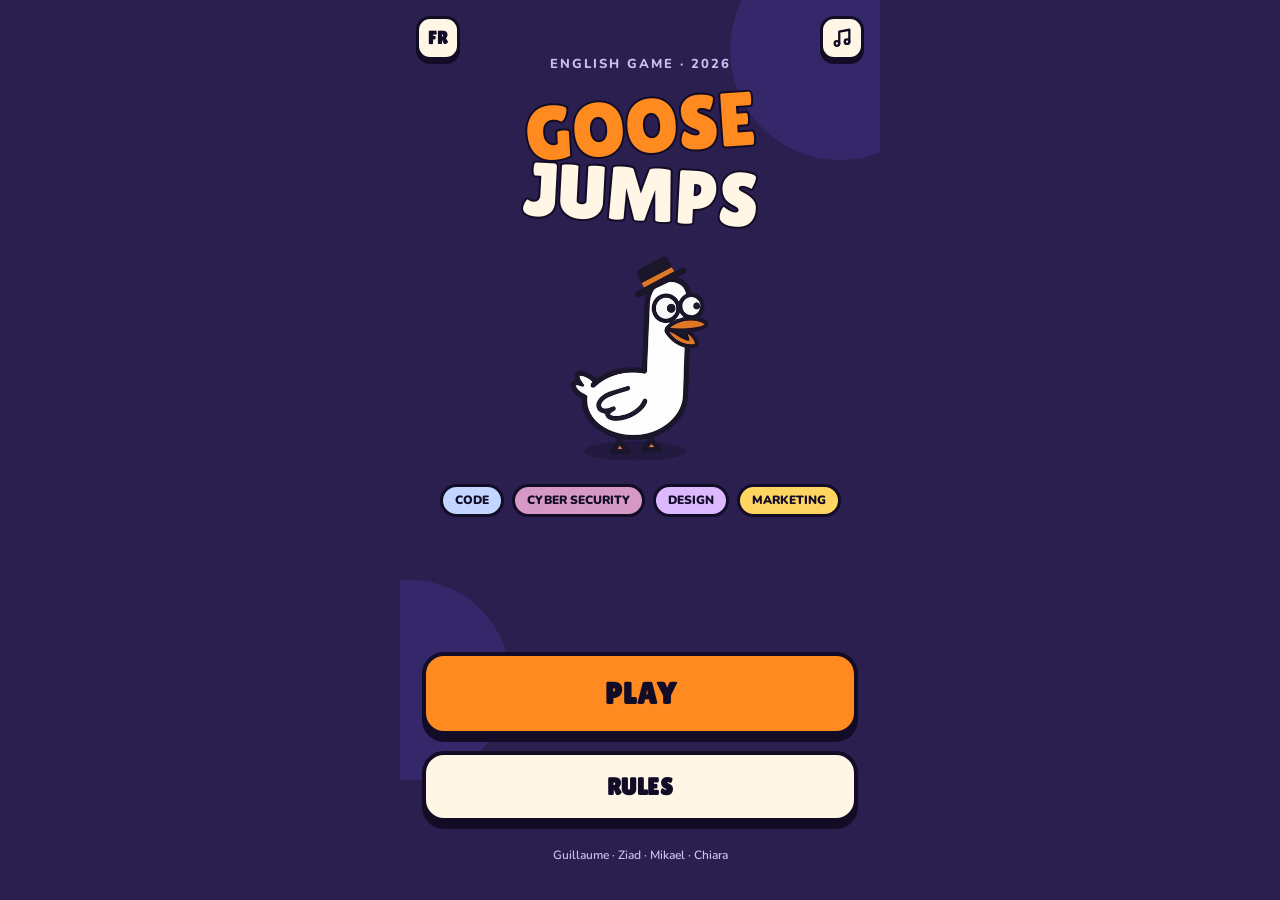
<file: index.html>
<!doctype html>
<html lang="en">
<head>
  <meta charset="utf-8">
  <meta name="viewport" content="width=device-width, initial-scale=1, viewport-fit=cover">
  <title>Goose Jumps</title>
  <meta name="description" content="Goose Jumps – the digital companion of the English board game.">
  <meta name="theme-color" content="#2A1F4F">

  <!-- PWA -->
  <link rel="manifest" href="manifest.webmanifest">
  <link rel="icon" type="image/png" sizes="192x192" href="assets/icons/icon-192.png">
  <link rel="apple-touch-icon" href="assets/icons/apple-touch-icon.png">
  <meta name="apple-mobile-web-app-capable" content="yes">
  <meta name="mobile-web-app-capable" content="yes">
  <meta name="apple-mobile-web-app-status-bar-style" content="black-translucent">
  <meta name="apple-mobile-web-app-title" content="Goose Jumps">

  <!-- Polices chargées en avance (auto-hébergées) -->
  <link rel="preload" href="assets/fonts/lilita-one-400.woff2" as="font" type="font/woff2" crossorigin>
  <link rel="preload" href="assets/fonts/nunito-800.woff2" as="font" type="font/woff2" crossorigin>

  <link rel="stylesheet" href="css/tokens.css">
  <link rel="stylesheet" href="css/base.css">
  <link rel="stylesheet" href="css/components.css">
  <link rel="stylesheet" href="css/screens.css">
  <link rel="stylesheet" href="css/motion.css">
</head>
<body>
  <!-- Chaque écran est dessiné ici par js/app.js -->
  <main id="app">
    <p class="screen hint" style="justify-content: center; align-items: center">Loading…</p>
  </main>

  <noscript>
    <p style="padding: 24px">Goose Jumps needs JavaScript to run.</p>
  </noscript>

  <script type="module" src="js/app.js"></script>
</body>
</html>
</file>
<file: css/tokens.css>
/* =========================================================
   Design tokens – couleurs, polices, rayons, ombres
   Toutes les valeurs viennent des maquettes (docs/mockups).
   ========================================================= */

/* Polices auto-hébergées (fonctionnent hors-ligne) */
@font-face {
  font-family: 'Lilita One';
  src: url('../assets/fonts/lilita-one-400.woff2') format('woff2');
  font-weight: 400;
  font-display: swap;
}
@font-face {
  font-family: 'Nunito';
  src: url('../assets/fonts/nunito-600.woff2') format('woff2');
  font-weight: 600 700;
  font-display: swap;
}
@font-face {
  font-family: 'Nunito';
  src: url('../assets/fonts/nunito-800.woff2') format('woff2');
  font-weight: 800;
  font-display: swap;
}
@font-face {
  font-family: 'Nunito';
  src: url('../assets/fonts/nunito-900.woff2') format('woff2');
  font-weight: 900;
  font-display: swap;
}

:root {
  /* Fond et surfaces */
  --bg: #2A1F4F;
  --surface: #3A2C72;
  --circle: #35286A;
  --ink: #120C26;        /* contours et ombres */
  --text: #FFF6E5;       /* texte clair */
  --text-2: #C9BDF2;     /* texte secondaire */
  --dashed: #6A5BB0;     /* pointillés (ajouter un joueur, adversaire vide) */

  /* Accent */
  --accent: #FF8A1F;

  /* Couleurs de l'interface (boutons, chrono…), indépendantes des cases */
  --blue: #4C8DFF;

  /* Jugement des réponses */
  --correct-bg: #CDEFC4;    /* vert clair */
  --correct-text: #1B6B2B;  /* vert foncé */
  --wrong-bg: #FFD3D6;      /* rose / rouge clair */
  --wrong-text: #B0171F;    /* rouge foncé */
  --yellow: #FFD23F;  /* bouton classement, barre du chrono */

  /* Catégories de cases (fond, et contour quand il n'est pas #120C26) */
  --web: #C2D6FF;     /* affiché « Code » */
  --cyber: #D699C4;   /* affiché « Cyber Security » */
  --design: #DCB8FF;
  --marketing: #FFD561;
  --chance: #C6DA89;
  --chance-border: #04A339;
  --special: #FFF7E7;
  --special-border: #F18814;
  --special-text: #F18814;
  --battle: #F9D0D2;          /* bouton « VS · Battle » de l'écran du tour */
  --battle-border: #E52421;   /* contour et texte */

  /* Polices */
  --font-title: 'Lilita One', 'Arial Rounded MT Bold', sans-serif;
  --font-body: 'Nunito', system-ui, sans-serif;

  /* Rayons */
  --r-sm: 14px;
  --r-md: 18px;
  --r-lg: 22px;
  --r-xl: 28px;

  /* Bordures épaisses */
  --b-thin: 3px;
  --b: 4px;
  --b-thick: 5px;

  /* Ombre « relief » des boutons */
  --lift: 7px;
}
</file>
<file: css/base.css>
/* =========================================================
   Base – reset léger, typo, mise en page d'un écran
   ========================================================= */

*,
*::before,
*::after {
  box-sizing: border-box;
}

html {
  -webkit-text-size-adjust: 100%;
  -webkit-tap-highlight-color: transparent;
}

body {
  margin: 0;
  min-height: 100vh;
  min-height: 100dvh;
  background: var(--bg);
  color: var(--text);
  font-family: var(--font-body);
  font-weight: 600;
  line-height: 1.3;
}

h1,
h2,
p {
  margin: 0;
}

h1,
h2 {
  font-family: var(--font-title);
  font-weight: 400;
}

button,
input {
  font: inherit;
  color: inherit;
}

button {
  cursor: pointer;
}

/* Focus visible pour la navigation au clavier */
:focus-visible {
  outline: 3px solid var(--accent);
  outline-offset: 3px;
}

/* Le titre reçoit le focus à chaque changement d'écran : pas de contour */
[tabindex='-1']:focus {
  outline: none;
}

/* Texte lu uniquement par les lecteurs d'écran */
.sr-only {
  position: absolute;
  width: 1px;
  height: 1px;
  overflow: hidden;
  clip: rect(0 0 0 0);
  white-space: nowrap;
}

/* ---------- Écran ----------
   Un seul écran est affiché à la fois dans <main id="app">.
   Largeur max pour que ça reste joli sur tablette. */
#app {
  min-height: 100vh;
  min-height: 100dvh;
}

.screen {
  position: relative;
  overflow: hidden;
  width: 100%;
  max-width: 480px;
  min-height: 100vh;
  min-height: 100dvh;
  margin: 0 auto;
  padding: 24px 22px 30px;
  display: flex;
  flex-direction: column;
  gap: 16px;
}

/* Tout le contenu passe au-dessus des cercles décoratifs */
.screen > * {
  position: relative;
}

.spacer {
  flex-grow: 1;
}

/* Cercles décoratifs du fond */
.screen > .deco {
  position: absolute;
  border-radius: 50%;
  background: var(--circle);
  pointer-events: none;
}

/* Petit label en capitales (CHOOSE YOUR GOOSE, ANSWER, …) */
.label {
  font-size: 12px;
  font-weight: 900;
  letter-spacing: 1.5px;
  color: var(--text-2);
  text-transform: uppercase;
}

.hint {
  font-size: 14px;
  font-weight: 700;
  color: var(--text-2);
  line-height: 1.4;
}

.hint--center {
  text-align: center;
  font-weight: 800;
}

/* Réduit les animations si l'utilisateur le demande */
@media (prefers-reduced-motion: reduce) {
  *,
  *::before,
  *::after {
    animation-duration: 0.01ms !important;
    transition-duration: 0.01ms !important;
  }
}
</file>
<file: css/components.css>
/* =========================================================
   Composants réutilisés sur plusieurs écrans
   ========================================================= */

/* ---------- Gros bouton « en relief » ----------
   Variantes de couleur : --orange (défaut), --cream, --blue.
   Sur l'écran Battle, l'ombre devient orange (.btn--battle). */
.btn {
  --btn-bg: var(--accent);
  --btn-shadow: var(--ink);
  display: block;
  width: 100%;
  min-height: 44px;
  padding: 16px;
  border: var(--b) solid var(--ink);
  border-radius: var(--r-lg);
  background: var(--btn-bg);
  color: var(--ink);
  font-family: var(--font-title);
  font-size: 24px;
  letter-spacing: 0.5px;
  text-align: center;
  text-decoration: none;
  box-shadow: 0 var(--lift) 0 var(--btn-shadow);
  transition: transform 0.08s, box-shadow 0.08s;
}

.btn:active:not(:disabled) {
  transform: translateY(4px);
  box-shadow: 0 3px 0 var(--btn-shadow);
}

.btn:disabled {
  opacity: 0.5;
  cursor: not-allowed;
}

.btn--cream {
  --btn-bg: var(--text);
}

.btn--blue {
  --btn-bg: var(--blue);
}

.btn--sm {
  font-size: 22px;
}

.btn--battle {
  --btn-shadow: var(--accent);
}

/* Bouton texte discret (« Draw another », « Remove »…) */
.link-btn {
  min-height: 44px;
  padding: 10px;
  background: transparent;
  border: none;
  color: var(--text-2);
  font-family: var(--font-body);
  font-weight: 900;
  font-size: 14px;
}

/* Bouton en pointillés (« + Add a player », « Nobody got it ») */
.dashed-btn {
  width: 100%;
  min-height: 44px;
  padding: 12px;
  border-radius: var(--r-md);
  background: transparent;
  color: var(--text-2);
  font-family: var(--font-body);
  font-weight: 900;
  font-size: 15px;
  border: var(--b-thin) dashed var(--dashed);
}

/* Boutons de jugement : vert pour juste, rouge pour faux */
.btn--correct {
  --btn-bg: var(--correct-bg);
  color: var(--correct-text);
}

.btn--wrong {
  --btn-bg: var(--wrong-bg);
  color: var(--wrong-text);
}

/* ---------- Bouton icône carré 44 px ---------- */
.icon-btn {
  --btn-bg: var(--text);
  --btn-shadow: var(--ink);
  flex-shrink: 0;
  width: 44px;
  height: 44px;
  display: flex;
  align-items: center;
  justify-content: center;
  padding: 0;
  border-radius: var(--r-sm);
  border: var(--b-thin) solid var(--ink);
  background: var(--btn-bg);
  color: var(--ink);
  box-shadow: 0 4px 0 var(--btn-shadow);
  font-family: var(--font-title);
  font-size: 22px;
  transition: transform 0.08s, box-shadow 0.08s;
}

.icon-btn:active {
  transform: translateY(3px);
  box-shadow: 0 1px 0 var(--btn-shadow);
}

.icon-btn--yellow {
  --btn-bg: var(--yellow);
}

/* ---------- Barre du haut : bouton retour + titre ---------- */
.topbar {
  display: flex;
  align-items: center;
  gap: 12px;
  min-height: 44px;
}

.topbar--between {
  justify-content: space-between;
}

.topbar h1 {
  font-size: 32px;
  line-height: 1.05;
}

.topbar__step {
  font-size: 14px;
  font-weight: 900;
  color: var(--text-2);
  text-align: right;
}

.topbar__actions {
  display: flex;
  gap: 8px;
}

/* Logo « GOOSE JUMPS » de la barre du haut */
.mini-logo {
  padding: 0;
  min-height: 44px;
  background: none;
  border: none;
  font-family: var(--font-title);
  font-size: 22px;
  color: var(--accent);
  -webkit-text-stroke: 2px var(--ink);
  paint-order: stroke fill;
}

/* ---------- Panneau (fond surface + contour épais) ---------- */
.panel {
  background: var(--surface);
  border: var(--b) solid var(--ink);
  border-radius: 24px;
  padding: 16px;
}

.panel--lift {
  box-shadow: 0 6px 0 var(--ink);
}

/* ---------- Pastilles catégories (accueil) ---------- */
.pill {
  display: inline-block;
  padding: 6px 12px;
  border-radius: 999px;
  border: var(--b-thin) solid var(--ink);
  background: var(--c, var(--text));
  color: var(--ink);
  font-weight: 900;
  font-size: 12px;
}

/* Étiquette sombre en haut des cartes (CYBER, CHANCE…) */
.tag {
  display: inline-block;
  padding: 6px 14px;
  border-radius: 999px;
  background: var(--ink);
  color: var(--tag-color, var(--text));
  font-weight: 900;
  font-size: 13px;
  letter-spacing: 1.5px;
  white-space: nowrap;
}

/* ---------- Avatar dans un rond ---------- */
.avatar {
  flex-shrink: 0;
  display: flex;
  align-items: flex-end;
  justify-content: center;
  overflow: hidden;
  border-radius: 50%;
  background: var(--bg);
  border: var(--b-thin) solid var(--ink);
}

/* Image d'une oie (voir js/goose.js) : le clic passe au bouton qui la contient */
.goose {
  display: block;
  flex-shrink: 0;
  pointer-events: none;
  user-select: none;
  -webkit-user-select: none;
  -webkit-user-drag: none;
}

.avatar--active {
  border-color: var(--accent);
}

/* ---------- Bouton de type de case (Code, Cyber Security…) ----------
   --c  : couleur de fond de la case
   --bd : couleur du contour (Chance, Special), sinon contour sombre */
.type-btn {
  min-height: 44px;
  padding: 14px 8px;
  border-radius: var(--r-md);
  border: var(--b-thin) solid var(--bd, var(--ink));
  background: var(--c);
  color: var(--fg, var(--ink));
  font-family: var(--font-body);
  font-weight: 900;
  font-size: 17px;
  box-shadow: 0 5px 0 var(--ink);
  transition: transform 0.08s, box-shadow 0.08s;
}

.type-btn:active {
  transform: translateY(3px);
  box-shadow: 0 2px 0 var(--ink);
}

/* Case pré-sélectionnée grâce à board.json : entourée de blanc */
.type-btn.is-selected {
  border-color: var(--bd, var(--text));
  box-shadow: 0 0 0 4px var(--text), 0 5px 0 var(--ink);
}

/* Case impossible (ex. Chance, Special et Battle quand on est sur START) */
.type-btn:disabled {
  filter: grayscale(0.7) opacity(0.3); /* filter : l'animation d'apparition (opacity) ne l'écrase pas */
  box-shadow: none;
  cursor: not-allowed;
}

.type-btn--battle {
  grid-column: span 2;
  color: var(--battle-border); /* fond et contour : --c et --bd, comme les autres cases */
  font-family: var(--font-title);
  font-weight: 400;
  font-size: 20px;
  letter-spacing: 1px;
}

/* Trèfle à 4 feuilles des cases Chance (SVG, voir ICONS.clover dans js/ui.js) */
.clover {
  display: inline-block;
  width: 1em;
  height: 1em;
  vertical-align: -0.12em;
  overflow: visible;
}

.type-btn .clover {
  width: 1.25em;
  height: 1.25em;
  margin-right: 2px;
  vertical-align: -0.3em;
}

/* ---------- Grande carte (question, chance, battle) ---------- */
.card {
  position: relative;
  overflow: hidden;
  display: flex;
  flex-direction: column;
  gap: 14px;
  padding: 20px;
  border-radius: var(--r-xl);
  border: var(--b) solid var(--ink);
  box-shadow: 0 8px 0 var(--ink);
  background: var(--c, var(--text));
  color: var(--ink);
}

.card__head {
  display: flex;
  align-items: center;
  justify-content: space-between;
  gap: 8px;
}

.card__question {
  font-family: var(--font-title);
  font-size: 25px;
  line-height: 1.15;
  overflow-wrap: anywhere;
}

/* Encadré « ANSWER » */
.answer {
  background: var(--text);
  border: var(--b-thin) solid var(--ink);
  border-radius: var(--r-md);
  padding: 14px;
  animation: pop 0.25s ease-out;
}

.answer .label {
  display: block;
  margin-bottom: 4px;
  color: var(--ink);
}

.answer__text {
  font-size: 16px;
  font-weight: 800;
  line-height: 1.35;
  overflow-wrap: anywhere;
}

/* ---------- Encadré de résultat (Correct!, Wrong!, …) ---------- */

.result {
  display: flex;
  flex-direction: column;
  align-items: center;
  gap: 10px;
  text-align: center;
  padding: 34px 20px;
  border-radius: var(--r-xl);
  border: var(--b) solid var(--ink);
  box-shadow: 0 8px 0 var(--ink);
  background: var(--c, var(--accent));
  color: var(--ink);
  animation: pop 0.3s ease-out;
}

.result--right {
  --c: var(--correct-bg);
  color: var(--correct-text);
}

.result--wrong {
  --c: var(--wrong-bg);
  color: var(--wrong-text);
}

.result__title {
  font-family: var(--font-title);
  font-size: 44px;
  line-height: 1;
}

.result__move {
  font-size: 18px;
  font-weight: 900;
}

.result__space {
  font-size: 14px;
  font-weight: 800;
}

/* ---------- Animations ---------- */
@keyframes pop {
  from {
    transform: scale(0.92);
    opacity: 0;
  }
  to {
    transform: scale(1);
    opacity: 1;
  }
}

@keyframes wobble {
  0%,
  100% {
    transform: rotate(0);
  }
  25% {
    transform: rotate(-12deg) scale(1.08);
  }
  75% {
    transform: rotate(12deg) scale(1.08);
  }
}

/* ---------- Bouton « Install the app » (accueil, voir js/install.js) ---------- */
.install-slot {
  width: 100%;
}

/* Pas de bouton (app déjà installée…) : l'emplacement ne prend pas de place */
.install-slot:empty {
  display: none;
}

.install-btn {
  display: flex;
  align-items: center;
  justify-content: center;
  gap: 8px;
  width: 100%;
  min-height: 44px;
  padding: 10px 16px;
  border-radius: var(--r-md);
  border: var(--b-thin) solid var(--ink);
  background: var(--surface);
  color: var(--text);
  font-family: var(--font-body);
  font-weight: 900;
  font-size: 15px;
  box-shadow: 0 4px 0 var(--ink);
}

.install-btn:active {
  transform: translateY(3px);
  box-shadow: 0 1px 0 var(--ink);
}

.install-btn svg {
  color: var(--accent);
}

/* Guide d'installation pour iPhone / iPad (panneau en bas de l'écran) */
.install-sheet {
  position: fixed;
  inset: 0;
  z-index: 100;
  display: flex;
  align-items: flex-end;
  justify-content: center;
  padding: 16px;
  background: rgba(18, 12, 38, 0.75);
  animation: sheet-fade 0.2s ease-out;
}

.install-sheet__panel {
  width: 100%;
  max-width: 448px;
  display: flex;
  flex-direction: column;
  gap: 16px;
  padding: 22px 20px 20px;
  border-radius: var(--r-xl);
  border: var(--b) solid var(--ink);
  background: var(--surface);
  box-shadow: 0 8px 0 var(--ink);
  animation: sheet-up 0.35s cubic-bezier(0.34, 1.56, 0.64, 1);
}

.install-sheet__panel h2 {
  font-size: 26px;
  line-height: 1.1;
}

.install-sheet__steps {
  list-style: none;
  margin: 0;
  padding: 0;
  display: flex;
  flex-direction: column;
  gap: 12px;
}

.install-sheet__steps li {
  display: flex;
  align-items: flex-start;
  gap: 12px;
  font-size: 15px;
  font-weight: 700;
  line-height: 1.45;
}

.install-sheet__num {
  flex-shrink: 0;
  width: 32px;
  height: 32px;
  display: flex;
  align-items: center;
  justify-content: center;
  border-radius: 10px;
  border: var(--b-thin) solid var(--ink);
  background: var(--accent);
  color: var(--ink);
  font-family: var(--font-title);
  font-size: 18px;
}

.install-sheet__icon {
  vertical-align: -5px;
  color: var(--accent);
}

@keyframes sheet-fade {
  from {
    opacity: 0;
  }
}

@keyframes sheet-up {
  from {
    translate: 0 60px;
    opacity: 0;
  }
}

/* ---------- Petits boutons à choisir (aidant de la carte Help!!) ---------- */
.chips {
  display: flex;
  flex-wrap: wrap;
  gap: 8px;
}

.chip {
  min-height: 44px;
  padding: 8px 14px;
  border-radius: var(--r-sm);
  border: var(--b-thin) solid var(--ink);
  background: var(--text);
  color: var(--ink);
  font-family: var(--font-body);
  font-weight: 900;
  font-size: 14px;
  transition: transform 0.2s cubic-bezier(0.34, 1.56, 0.64, 1), background-color 0.15s ease;
}

.chip:active {
  transform: scale(0.9);
}

.chip.is-selected {
  background: var(--accent);
}

/* ---------- Cartes gardées (Lucky Break, Golden Shield…) ---------- */
/* Sous « It's X's turn! » */
.effect-pills {
  list-style: none;
  margin: 4px 0 0;
  padding: 0;
  display: flex;
  flex-wrap: wrap;
  gap: 4px;
}

.effect-pill {
  padding: 3px 9px;
  border-radius: 999px;
  background: var(--ink);
  color: var(--text);
  font-size: 11px;
  font-weight: 900;
  letter-spacing: 0.5px;
}

/* Sur l'écran question */
.effect-notes {
  display: flex;
  flex-direction: column;
  gap: 8px;
  padding: 12px 14px;
  border-radius: var(--r-md);
  border: var(--b-thin) solid var(--chance-border);
  background: var(--surface);
}

.effect-note {
  font-size: 14px;
  font-weight: 700;
  line-height: 1.35;
}

.effect-note strong {
  color: var(--chance);
}

/* Ligne en plus sous le résultat (Double Trouble, Help!!…) */
.result__note {
  font-size: 14px;
  font-weight: 800;
}
</file>
<file: css/screens.css>
/* =========================================================
   Styles propres à chaque écran
   ========================================================= */

/* ---------- Accueil (Main) ---------- */
.home {
  align-items: center;
  padding-top: 56px;
  padding-bottom: 36px;
  gap: 20px;
}

/* Bouton son, en haut à droite de l'accueil */
.screen > .home__sound {
  position: absolute;
  top: 16px;
  right: 16px;
}

/* Bouton de langue (FR / EN), en haut à gauche de l'accueil */
.screen > .home__lang {
  position: absolute;
  top: 16px;
  left: 16px;
  font-size: 18px;
}

.home__kicker {
  font-size: 13px;
  font-weight: 800;
  letter-spacing: 2px;
  color: var(--text-2);
}

.home__title {
  display: flex;
  flex-direction: column;
  align-items: center;
  line-height: 0.9;
  font-size: 76px;
}

.home__title span {
  -webkit-text-stroke: 4px var(--ink);
  paint-order: stroke fill;
}

.home__goose {
  color: var(--accent);
  transform: rotate(-4deg);
}

.home__jumps {
  color: var(--text);
  transform: rotate(3deg);
}

/* ---------- Oie de l'accueil, qu'on peut taper (js/mascot.js) ---------- */
.home__mascot {
  margin-top: 4px;
  padding: 0;
  border: 0;
  background: none;
  line-height: 0;
  touch-action: manipulation; /* pas de zoom au double-tap quand on tape vite */
  -webkit-user-select: none;
  user-select: none;
}

.home__mascot .goose {
  position: relative;
  z-index: 1;
  transform-origin: 50% 92%; /* les réactions pivotent autour des pattes */
}

/* Ombre au sol (mesurée sur le dessin d'origine). Elle ne tourne pas avec l'oie :
   pendant le KO, elle s'allonge et se décale pour suivre le corps couché. */
.mascot__shadow {
  position: absolute;
  left: 47.8%;
  top: 93.8%;
  width: 48.5%;
  height: 9%;
  translate: -50% -50%;
  border-radius: 50%;
  background: rgb(34, 26, 62);
}

.home__mascot.is-ko .mascot__shadow {
  animation: shadow-ko 0.6s cubic-bezier(0.5, 0, 0.75, 0) forwards;
}

.home__mascot.is-getting-up .mascot__shadow {
  animation: shadow-up 0.6s cubic-bezier(0.34, 1.56, 0.64, 1);
}

.home__mascot.hit-left .goose {
  animation: hit-left 0.35s ease-out;
}

.home__mascot.hit-right .goose {
  animation: hit-right 0.35s ease-out;
}

.home__mascot.hit-squash .goose {
  animation: hit-squash 0.35s ease-out;
}

/* KO : elle tombe en arrière et reste par terre */
.home__mascot.is-ko {
  animation-play-state: paused; /* elle arrête de flotter */
}

.home__mascot.is-ko .goose {
  transform-origin: 50% 60%;
  animation: ko-fall 0.6s cubic-bezier(0.5, 0, 0.75, 0) forwards;
}

.home__mascot.is-getting-up .goose {
  transform-origin: 50% 60%;
  animation: get-up 0.6s cubic-bezier(0.34, 1.56, 0.64, 1);
}

/* Étoile « pow » à l'endroit touché */
.mascot__pow {
  position: absolute;
  z-index: 2;
  width: 40px;
  height: 40px;
  margin: -20px 0 0 -20px;
  pointer-events: none;
  animation: pow 0.4s ease-out forwards;
}

/* Étoiles qui tournent au-dessus de la tête pendant le KO.
   Chaque étoile bouge en X (élément extérieur) et en Y (élément intérieur)
   avec un décalage : ça dessine une ellipse. */
.mascot__stars {
  position: absolute;
  left: 22%;
  top: 28%;
  pointer-events: none;
  opacity: 0;
  transition: opacity 0.2s;
}

.home__mascot.is-ko .mascot__stars {
  opacity: 1;
  transition-delay: 0.5s; /* une fois par terre */
}

.mascot__star {
  position: absolute;
  animation: orbit-x 0.9s ease-in-out infinite alternate;
}

.mascot__star > span {
  display: block;
  animation: orbit-y 0.9s ease-in-out infinite alternate;
  animation-delay: -0.45s;
}

.mascot__star:nth-child(2),
.mascot__star:nth-child(2) > span {
  animation-delay: -0.6s;
}

.mascot__star:nth-child(2) > span {
  animation-delay: -1.05s;
}

.mascot__star:nth-child(3) {
  animation-delay: -1.2s;
}

.mascot__star:nth-child(3) > span {
  animation-delay: -1.65s;
}

@keyframes hit-left {
  0% { transform: none; }
  25% { transform: rotate(-14deg) scale(1.06, 0.9); }
  60% { transform: rotate(6deg); }
  100% { transform: none; }
}

@keyframes hit-right {
  0% { transform: none; }
  25% { transform: rotate(14deg) scale(1.06, 0.9); }
  60% { transform: rotate(-6deg); }
  100% { transform: none; }
}

@keyframes hit-squash {
  0% { transform: none; }
  20% { transform: scale(1.18, 0.78); }
  50% { transform: scale(0.92, 1.08); }
  75% { transform: scale(1.04, 0.97); }
  100% { transform: none; }
}

@keyframes ko-fall {
  0% { transform: none; }
  30% { transform: translateY(-16px) rotate(8deg); }
  75% { transform: translateY(18px) rotate(-90deg); }
  88% { transform: translateY(12px) rotate(-82deg); }
  100% { transform: translateY(18px) rotate(-86deg); }
}

@keyframes get-up {
  from { transform: translateY(18px) rotate(-86deg); }
  to { transform: none; }
}

/* L'ombre suit la chute : plus petite quand l'oie saute, puis allongée sous le corps couché */
@keyframes shadow-ko {
  0% { transform: none; }
  30% { transform: scale(0.85); }
  75%,
  100% { transform: translate(-22%, 78%) scale(1.8, 1.15); }
}

@keyframes shadow-up {
  from { transform: translate(-22%, 78%) scale(1.8, 1.15); }
  to { transform: none; }
}

@keyframes pow {
  from { scale: 0.3; opacity: 1; }
  60% { scale: 1.1; opacity: 1; }
  to { scale: 1.3; opacity: 0; }
}

@keyframes orbit-x {
  from { translate: -36px 0; }
  to { translate: 36px 0; }
}

@keyframes orbit-y {
  from { translate: 0 -10px; }
  to { translate: 0 10px; }
}

.home__pills {
  display: flex;
  flex-wrap: wrap;
  justify-content: center;
  gap: 8px;
}

.home__actions {
  display: flex;
  flex-direction: column;
  gap: 16px;
  width: 100%;
}

.home__play {
  padding: 18px;
  font-size: 30px;
  letter-spacing: 1px;
}

.home__credits {
  margin-top: 6px;
  font-size: 12px;
  color: var(--text-2);
}

/* Petits écrans en hauteur : on réduit la mascotte */
@media (max-height: 700px) {
  .home__mascot .goose {
    width: 150px;
    height: 150px;
  }
  .home__title {
    font-size: 64px;
  }
}

/* ---------- Joueurs (Players) ---------- */
.editor {
  display: flex;
  flex-direction: column;
  align-items: center;
  gap: 14px;
}

.editor__preview {
  width: 132px;
  height: 132px;
  border-radius: 50%;
  background: var(--bg);
  border: var(--b) solid var(--ink);
  display: flex;
  align-items: center;
  justify-content: center;
}

.editor__name {
  width: 100%;
  min-height: 44px;
  text-align: center;
  font-family: var(--font-title);
  font-size: 24px;
  padding: 10px;
  border-radius: var(--r-sm);
  border: var(--b-thin) solid var(--ink);
  background: var(--text);
  color: var(--ink);
}

.editor__name::placeholder {
  color: #8A7FB0;
}

.editor__options {
  display: flex;
  flex-direction: column;
  gap: 8px;
  width: 100%;
}

.editor__options .label + * {
  margin-bottom: 4px;
}

/* Nom et petite phrase de l'oie choisie, sous l'aperçu */
.editor__character {
  margin-top: -4px;
  text-align: center;
  font-size: 13px;
  font-weight: 800;
  color: var(--text-2);
}

.editor__character strong {
  display: block;
  font-family: var(--font-title);
  font-weight: 400;
  font-size: 24px;
  line-height: 1.1;
  color: var(--text);
}

/* Les 5 oies à choisir : tiennent sur une ligne, même sur un écran de 360 px */
.goose-picker {
  display: flex;
  justify-content: space-between;
  gap: 8px;
}

.goose-pick {
  flex: 0 1 52px;
  min-width: 44px;
  aspect-ratio: 1;
  padding: 0;
  display: flex;
  align-items: flex-end;
  justify-content: center;
  overflow: hidden;
  border-radius: 50%;
  border: var(--b-thin) solid var(--ink);
  background: var(--bg);
}

.goose-pick .goose {
  width: 92%;
  height: 92%;
}

.goose-pick.is-selected {
  border-color: var(--accent);
  box-shadow: 0 0 0 3px var(--accent);
}

/* Oie prise par un autre joueur */
.goose-pick.is-taken {
  opacity: 0.4;
}

.editor__picker-hint {
  font-size: 12px;
  font-weight: 700;
  color: var(--text-2);
}

.editor__remove {
  display: flex;
  align-items: center;
  gap: 6px;
  margin: -6px 0 -10px;
}

.roster {
  display: flex;
  justify-content: center;
  gap: 8px;
}

/* Jusqu'à 5 oies sur une seule ligne */
.roster__item {
  flex: 0 1 64px;
  display: flex;
  flex-direction: column;
  align-items: center;
  gap: 4px;
  min-width: 0;
  padding: 0;
  background: none;
  border: none;
}

.roster__name {
  max-width: 100%;
  overflow: hidden;
  text-overflow: ellipsis;
  white-space: nowrap;
  font-size: 12px;
  font-weight: 800;
  color: var(--text);
}

/* ---------- Ordre de jeu (Order) ---------- */
.order-list {
  list-style: none;
  margin: 0;
  padding: 0;
  display: flex;
  flex-direction: column;
  gap: 10px;
}

.order-row {
  display: flex;
  align-items: center;
  gap: 12px;
  padding: 10px 12px;
  border-radius: 20px;
  border: var(--b) solid var(--ink);
  box-shadow: 0 5px 0 var(--ink);
  background: var(--surface);
  color: var(--text);
}

.order-row--first {
  background: var(--accent);
  color: var(--ink);
}

.order-row__rank {
  font-family: var(--font-title);
  font-size: 20px;
  width: 28px;
  flex-shrink: 0;
}

.order-row__rank:empty {
  display: none;
}

.order-row__text {
  flex-grow: 1;
  min-width: 0;
  display: flex;
  flex-direction: column;
}

.order-row__name {
  font-weight: 900;
  font-size: 17px;
  overflow: hidden;
  text-overflow: ellipsis;
  white-space: nowrap;
}

.order-row__note {
  font-size: 13px;
  font-weight: 800;
  opacity: 0.85;
}

.order-row__roll {
  flex-shrink: 0;
  width: 48px;
  height: 48px;
  border-radius: var(--r-sm);
  background: var(--text);
  color: var(--ink);
  border: var(--b-thin) solid var(--ink);
  display: flex;
  align-items: center;
  justify-content: center;
  font-family: var(--font-title);
  font-size: 26px;
}

.order-row__roll.is-rolling,
.die.is-rolling {
  animation: wobble 0.18s linear infinite;
}

.die-zone {
  display: flex;
  flex-direction: column;
  align-items: center;
  gap: 8px;
  min-height: 0;
}

.die {
  line-height: 0;
  animation: pop 0.25s ease-out;
}

.die-zone__text {
  font-family: var(--font-title);
  font-size: 22px;
}

/* ---------- Tour (Turn) ---------- */
.turn {
  padding-top: 20px;
  gap: 14px;
}

.race {
  border-radius: var(--r-lg);
  padding: 12px 14px 14px;
  display: flex;
  flex-direction: column;
  gap: 6px;
}

.race__labels {
  display: flex;
  justify-content: space-between;
  gap: 6px;
  font-size: 12px;
  font-weight: 900;
  letter-spacing: 1.5px;
  color: var(--text-2);
}

.race__track {
  position: relative;
  height: 104px;
}

.race__line {
  position: absolute;
  left: 0;
  right: 0;
  top: 84px;
  height: 14px;
  border-radius: 999px;
  background: var(--bg);
  border: var(--b-thin) solid var(--ink);
}

.race__flag {
  position: absolute;
  right: -2px;
  top: 76px;
  width: 26px;
  height: 26px;
  border-radius: 8px;
  background: var(--accent);
  border: var(--b-thin) solid var(--ink);
}

.racer {
  position: absolute;
  display: flex;
  flex-direction: column;
  align-items: center;
  gap: 2px;
  transition: left 0.6s ease;
}

.racer--active {
  z-index: 2;
}

.racer__space {
  font-size: 11px;
  font-weight: 900;
  background: var(--ink);
  color: var(--text);
  padding: 1px 6px;
  border-radius: 999px;
}

.turn-banner {
  display: flex;
  align-items: center;
  gap: 14px;
  padding: 16px;
  border-radius: 26px;
  border: var(--b) solid var(--ink);
  box-shadow: 0 var(--lift) 0 var(--ink);
  background: var(--accent);
  color: var(--ink);
}

.turn-banner__avatar {
  flex-shrink: 0;
  width: 76px;
  height: 76px;
  border-radius: 50%;
  background: var(--bg);
  border: var(--b) solid var(--ink);
  display: flex;
  align-items: flex-end;   /* la tête de l'oie « sort » du bas du rond */
  justify-content: center;
  overflow: hidden;
}

.turn-banner__text {
  display: flex;
  flex-direction: column;
  gap: 2px;
  min-width: 0;
}

.turn-banner__meta {
  font-size: 13px;
  font-weight: 900;
  letter-spacing: 1.5px;
}

.turn-banner h1 {
  font-size: 32px;
  line-height: 1;
  overflow-wrap: break-word;
}

/* Prénoms longs : titre plus petit pour ne pas couper le prénom */
.turn-banner h1.is-long {
  font-size: 26px;
}

.turn-banner h1.is-very-long {
  font-size: 22px;
}

.types {
  display: flex;
  flex-direction: column;
  gap: 10px;
}

.types__grid {
  display: grid;
  grid-template-columns: repeat(2, minmax(0, 1fr));
  gap: 10px;
}

.types__hint {
  font-size: 13px;
}

/* Où est l'oie, et quelle case choisir (écran du tour) */
.landing {
  display: flex;
  align-items: center;
  gap: 12px;
  padding: 12px;
  border-radius: var(--r-md);
  background: var(--surface);
  border: var(--b-thin) solid var(--ink);
}

/* Petite case du plateau, avec son numéro */
.landing__tile {
  flex-shrink: 0;
  width: 54px;
  height: 54px;
  display: flex;
  flex-direction: column;
  align-items: center;
  justify-content: center;
  border-radius: 12px;
  border: var(--b-thin) solid var(--bd, var(--ink));
  background: var(--c, var(--text));
  color: var(--fg, var(--ink));
  font-family: var(--font-title);
  font-size: 22px;
  line-height: 1;
}

.landing__tile small {
  font-family: var(--font-body);
  font-size: 9px;
  font-weight: 900;
  letter-spacing: 0.5px;
}

.landing__text {
  font-size: 14px;
  font-weight: 700;
  line-height: 1.35;
}

.landing__text strong {
  font-weight: 900;
}

.landing__text .landing__main {
  display: block;
  font-size: 16px;
  font-weight: 800;
  margin-bottom: 2px;
}

/* Étapes du lancer de dé */
.order-steps {
  margin: 0;
  padding: 12px 14px 12px 34px;
  border-radius: var(--r-md);
  background: var(--surface);
  border: var(--b-thin) solid var(--ink);
  display: flex;
  flex-direction: column;
  gap: 6px;
  font-size: 14px;
  font-weight: 700;
  line-height: 1.35;
}

.order-steps strong {
  color: var(--accent);
  font-weight: 900;
}

.die-zone__move {
  font-size: 15px;
  font-weight: 800;
  color: var(--text-2);
  text-align: center;
}

.die-zone__move strong {
  color: var(--accent);
  font-weight: 900;
}

.types__hint strong {
  color: var(--text);
  font-weight: 900;
}

.nap {
  display: flex;
  flex-direction: column;
  gap: 6px;
  text-align: center;
}

.nap h2 {
  font-size: 30px;
  color: var(--chance);
}

.nap p {
  font-weight: 800;
}

/* ---------- Classement (Ranking) ---------- */
.ranking {
  gap: 18px;
}

.podium {
  display: flex;
  align-items: flex-end;
  justify-content: center;
  gap: 10px;
  min-height: 230px;
}

.podium__step {
  display: flex;
  flex-direction: column;
  align-items: center;
  gap: 6px;
  width: 104px;
  min-width: 0;
}

.podium__name {
  max-width: 100%;
  overflow: hidden;
  text-overflow: ellipsis;
  white-space: nowrap;
  font-weight: 900;
  font-size: 15px;
}

.podium__block {
  width: 100%;
  display: flex;
  justify-content: center;
  padding-top: 8px;
  border-radius: 18px 18px 6px 6px;
  border: var(--b) solid var(--ink);
  font-family: var(--font-title);
  font-size: 34px;
  color: var(--ink);
}

.rank-list {
  list-style: none;
  margin: 0;
  padding: 0;
  display: flex;
  flex-direction: column;
  gap: 10px;
}

.rank-row {
  display: flex;
  flex-direction: column;
  gap: 8px;
  padding: 12px 14px;
  border-radius: 20px;
  background: var(--surface);
  border: var(--b) solid var(--ink);
}

.rank-row__line {
  display: flex;
  align-items: center;
  gap: 10px;
}

.rank-row__rank {
  font-family: var(--font-title);
  font-size: 20px;
  width: 28px;
}

.rank-row__name {
  flex-grow: 1;
  min-width: 0;
  overflow: hidden;
  text-overflow: ellipsis;
  white-space: nowrap;
  font-weight: 900;
  font-size: 16px;
}

.rank-row__left {
  font-size: 13px;
  font-weight: 800;
  color: var(--text-2);
}

.rank-row__space {
  font-family: var(--font-title);
  font-size: 20px;
  min-width: 40px;
  text-align: right;
}

.rank-row__bar {
  height: 12px;
  border-radius: 999px;
  background: var(--bg);
  border: 2px solid var(--ink);
  overflow: hidden;
}

.rank-row__bar div {
  height: 100%;
  border-radius: 999px;
}

/* ---------- Carte question (Card) ---------- */
.question {
  padding-top: 22px;
}

.choose {
  display: flex;
  flex-direction: column;
  gap: 16px;
}

.choose__cats {
  display: flex;
  flex-direction: column;
  gap: 8px;
}

.choose h1 {
  font-size: 32px;
  line-height: 1.05;
}

.cat-grid {
  display: grid;
  grid-template-columns: repeat(4, minmax(0, 1fr));
  gap: 6px;
}

.cat-btn {
  min-height: 44px;
  padding: 6px 2px;
  border-radius: var(--r-sm);
  border: var(--b-thin) solid var(--ink);
  background: var(--c);
  color: var(--ink);
  font-family: var(--font-body);
  font-weight: 900;
  font-size: 12px;
}

.cat-btn.is-selected {
  border-color: var(--text);
  box-shadow: 0 0 0 3px var(--text);
}

.level-btn {
  display: flex;
  flex-direction: column;
  gap: 4px;
  text-align: left;
  padding: 18px 20px;
  border-radius: 24px;
  border: var(--b) solid var(--ink);
  box-shadow: 0 var(--lift) 0 var(--ink);
  background: var(--text);
  color: var(--ink);
  font-family: var(--font-body);
  transition: transform 0.08s, box-shadow 0.08s;
}

.level-btn:active {
  transform: translateY(4px);
  box-shadow: 0 3px 0 var(--ink);
}

.level-btn--hard {
  background: var(--accent);
}

.level-btn__title {
  font-family: var(--font-title);
  font-size: 30px;
}

.level-btn__moves {
  font-size: 15px;
  font-weight: 800;
}

.question-card {
  min-height: 290px;
}

/* Reflet blanc en haut à droite de la carte */
.card__shine {
  position: absolute;
  right: -40px;
  top: -40px;
  width: 150px;
  height: 150px;
  border-radius: 50%;
  background: #FFFFFF;
  opacity: 0.25;
}

.card > *:not(.card__shine) {
  position: relative;
}

.question-card__level {
  font-family: var(--font-title);
  font-size: 18px;
}

/* Chrono */
.timer {
  display: flex;
  align-items: center;
  gap: 16px;
  background: var(--surface);
  border: var(--b) solid var(--ink);
  border-radius: var(--r-lg);
  padding: 12px 16px;
}

.timer svg {
  flex-shrink: 0;
}

.timer__track {
  flex-grow: 1;
  height: 16px;
  border-radius: 999px;
  background: var(--bg);
  border: var(--b-thin) solid var(--ink);
  overflow: hidden;
}

.timer__bar {
  height: 100%;
  border-radius: 999px;
  background: var(--yellow);
  transition: width 0.25s linear;
}

.timer--low .timer__bar {
  background: var(--accent);
}

.timer__time {
  font-family: var(--font-title);
  font-size: 32px;
  min-width: 60px;
  text-align: right;
}

.timer--low .timer__time {
  color: var(--accent);
}

.footer-stack {
  display: flex;
  flex-direction: column;
  gap: 8px;
}

.footer-stack .hint {
  font-size: 13px;
}

.two-buttons {
  display: grid;
  grid-template-columns: repeat(2, minmax(0, 1fr));
  gap: 12px;
}

.two-buttons .btn {
  padding: 16px 8px;
}

/* ---------- Cartes Chance / Special (Event) ---------- */
.event {
  padding-top: 22px;
}

.event h1 {
  font-size: 32px;
  line-height: 1.05;
}

.tabs {
  display: flex;
  gap: 6px;
  background: var(--surface);
  padding: 4px;
  border-radius: 16px;
  border: var(--b-thin) solid var(--ink);
}

.tab {
  min-height: 40px;
  padding: 6px 14px;
  border-radius: 12px;
  border: none;
  background: transparent;
  color: var(--text);
  font-family: var(--font-body);
  font-weight: 900;
  font-size: 14px;
}

.tab.is-selected {
  background: var(--accent);
  color: var(--ink);
}

.event-card {
  width: 100%;
  border-radius: 30px;
  border: var(--b-thick) solid var(--bd, var(--ink));
  box-shadow: 0 9px 0 var(--ink);
  background: var(--c);
  color: var(--ink);
}

.event-card--back {
  height: min(440px, 52vh);
  display: flex;
  flex-direction: column;
  align-items: center;
  justify-content: center;
  gap: 12px;
  font-family: var(--font-body);
  transition: transform 0.08s, box-shadow 0.08s;
}

.event-card--back:active {
  transform: translateY(5px);
  box-shadow: 0 4px 0 var(--ink);
}

.event-card__mark {
  font-family: var(--font-title);
  font-size: 140px;
  line-height: 1;
  color: var(--mark, var(--text));
  -webkit-text-stroke: 5px var(--ink);
  paint-order: stroke fill;
}

.event-card__cta {
  font-family: var(--font-title);
  font-size: 24px;
}

.event-card--front {
  min-height: 300px;
  padding: 24px;
  display: flex;
  flex-direction: column;
  gap: 16px;
}

.event-card--front.is-new {
  animation: flip 0.35s ease-out;
}

.event-card__small-mark {
  font-family: var(--font-title);
  font-size: 34px;
  color: var(--mark, var(--ink));
}

.event-card__title {
  font-size: 34px;
  line-height: 1.05;
}

.event-card__text {
  font-size: 18px;
  font-weight: 800;
  line-height: 1.4;
}

/* Cases en plus d'une carte qui ne fait pas bouger (avancer, ou reculer pour une Special) */
.event-card__bonus {
  align-self: flex-start;
  padding: 6px 12px;
  border-radius: 999px;
  border: var(--b-thin) solid var(--chance-border);
  background: var(--text);
  font-size: 15px;
  font-weight: 900;
  animation: pop-in 0.4s cubic-bezier(0.34, 1.56, 0.64, 1) 0.3s both;
}

.event-card__bonus--back {
  border-color: var(--battle-border);
  color: var(--battle-border);
}

.event-card__notice {
  font-size: 12px;
  font-weight: 900;
  letter-spacing: 1px;
  opacity: 0.7;
}

.outcome {
  display: flex;
  flex-direction: column;
  gap: 6px;
  padding: 14px 16px;
  border-radius: 20px;
  background: var(--surface);
  border: var(--b) solid var(--ink);
  font-weight: 900;
  font-size: 16px;
  text-align: center;
  animation: pop 0.3s ease-out;
}

.outcome__space {
  display: block;
  font-size: 13px;
  font-weight: 800;
  color: var(--text-2);
}

@keyframes flip {
  from {
    transform: rotateY(90deg);
  }
  to {
    transform: rotateY(0);
  }
}

/* Liste de joueurs à choisir (échange, adversaire de Battle) */
.pick-list {
  display: flex;
  flex-direction: column;
  gap: 12px;
}

.pick-btn {
  display: flex;
  align-items: center;
  justify-content: space-between;
  gap: 10px;
  min-height: 44px;
  padding: 14px 18px;
  border-radius: 20px;
  background: var(--text);
  color: var(--ink);
  border: var(--b) solid var(--ink);
  box-shadow: 0 6px 0 var(--ink);
  font-family: var(--font-body);
  transition: transform 0.08s, box-shadow 0.08s;
}

.pick-btn:active {
  transform: translateY(4px);
  box-shadow: 0 2px 0 var(--ink);
}

.pick-btn--battle {
  box-shadow: 0 6px 0 var(--accent);
}

.pick-btn--battle:active {
  box-shadow: 0 2px 0 var(--accent);
}

.pick-btn__name {
  font-weight: 900;
  font-size: 18px;
  overflow: hidden;
  text-overflow: ellipsis;
  white-space: nowrap;
}

.pick-btn__meta {
  flex-shrink: 0;
  font-size: 14px;
  font-weight: 800;
}

/* ---------- Battle ---------- */
.screen.battle {
  background: var(--ink);
  padding-top: 22px;
}

/* L'écran Battle a un fond sombre sur toute la page */
body:has(.battle) {
  background: var(--ink);
}

.battle .deco {
  background: var(--bg);
}

.icon-btn--battle {
  --btn-shadow: var(--accent);
}

.topbar__placeholder {
  width: 44px;
}

.battle__logo {
  font-family: var(--font-title);
  font-size: 26px;
  letter-spacing: 2px;
  color: var(--accent);
}

.battle__step {
  width: 44px;
  font-size: 13px;
}

.versus {
  display: flex;
  align-items: center;
  justify-content: center;
  gap: 14px;
}

.fighter {
  display: flex;
  flex-direction: column;
  align-items: center;
  gap: 4px;
  width: 110px;
  min-width: 0;
}

.fighter__ring {
  width: 84px;
  height: 84px;
  border-radius: 50%;
  background: var(--bg);
  border: var(--b) solid var(--text);
  display: flex;
  align-items: flex-end;
  justify-content: center;
  overflow: hidden;
}

.fighter__ring--me {
  border-color: var(--accent);
}

.fighter__ring--empty {
  border: var(--b) dashed var(--dashed);
  font-family: var(--font-title);
  font-size: 40px;
  color: var(--dashed);
}

.fighter__name {
  max-width: 100%;
  overflow: hidden;
  text-overflow: ellipsis;
  white-space: nowrap;
  font-weight: 900;
  font-size: 15px;
}

.versus__vs {
  font-family: var(--font-title);
  font-size: 44px;
  color: var(--accent);
  -webkit-text-stroke: 3px var(--text);
  paint-order: stroke fill;
  transform: rotate(-8deg);
}

.battle__title {
  font-size: 28px;
  line-height: 1.1;
}

.theme-grid {
  display: grid;
  grid-template-columns: repeat(2, minmax(0, 1fr));
  gap: 12px;
}

.theme-btn {
  min-height: 44px;
  padding: 22px 8px;
  border-radius: 20px;
  border: var(--b) solid var(--ink);
  box-shadow: 0 6px 0 var(--accent);
  background: var(--c);
  color: var(--ink);
  font-family: var(--font-body);
  font-weight: 900;
  font-size: 18px;
  transition: transform 0.08s, box-shadow 0.08s;
}

.theme-btn:active {
  transform: translateY(4px);
  box-shadow: 0 2px 0 var(--accent);
}

.battle-card {
  border-color: var(--text);
  box-shadow: 0 8px 0 var(--accent);
}

.battle-card__kind {
  font-size: 13px;
  font-weight: 900;
  text-align: right;
}

.battle-card__question {
  font-size: 28px;
  line-height: 1.15;
  overflow-wrap: anywhere;
}

.winner-btn {
  min-height: 44px;
  padding: 14px 8px;
  border-radius: 20px;
  background: var(--accent);
  color: var(--ink);
  border: var(--b) solid var(--text);
  font-family: var(--font-title);
  font-size: 22px;
  overflow: hidden;
  text-overflow: ellipsis;
  white-space: nowrap;
}

.battle-result {
  display: flex;
  flex-direction: column;
  align-items: center;
  gap: 10px;
  text-align: center;
  padding: 28px 20px;
  border-radius: var(--r-xl);
  background: var(--accent);
  color: var(--ink);
  border: var(--b) solid var(--text);
  animation: pop 0.3s ease-out;
}

.battle-result__title {
  font-size: 36px;
  line-height: 1.05;
  overflow-wrap: anywhere;
}

.battle-result__move {
  font-size: 17px;
  font-weight: 900;
}

.battle-result__stay {
  font-size: 14px;
  font-weight: 800;
}

/* ---------- Victoire ---------- */
.victory {
  align-items: stretch;
  text-align: center;
  padding-top: 36px;
}

.victory .label,
.victory .rank-list {
  text-align: left;
}

.victory .label {
  margin-top: 6px;
}

.victory__kicker {
  font-family: var(--font-title);
  font-size: 22px;
  letter-spacing: 3px;
  color: var(--text-2);
}

.victory__goose {
  align-self: center;
  line-height: 0;
  animation: bounce 1.2s ease-in-out infinite;
}

.victory__title {
  font-size: 52px;
  line-height: 1;
  color: var(--accent);
  -webkit-text-stroke: 4px var(--ink);
  paint-order: stroke fill;
  transform: rotate(-3deg);
  overflow-wrap: anywhere;
}

.victory__actions {
  display: flex;
  flex-direction: column;
  gap: 14px;
}

.confetti {
  position: absolute;
  width: 14px;
  height: 22px;
  border-radius: 4px;
  border: 2px solid var(--ink);
  animation: float 3s ease-in-out infinite alternate;
}

.confetti:nth-child(even) {
  animation-delay: -1.5s;
}

@keyframes bounce {
  0%,
  100% {
    transform: translateY(0);
  }
  50% {
    transform: translateY(-12px);
  }
}

@keyframes float {
  from {
    translate: 0 0;
  }
  to {
    translate: 0 18px;
  }
}

/* ---------- Règles ---------- */
.rules-list {
  list-style: none;
  margin: 0;
  padding: 0;
  display: flex;
  flex-direction: column;
  gap: 12px;
}

.rule {
  display: flex;
  gap: 12px;
  align-items: flex-start;
  padding: 14px;
  border-radius: 20px;
  background: var(--surface);
  border: var(--b) solid var(--ink);
}

.rule__num {
  flex-shrink: 0;
  width: 36px;
  height: 36px;
  border-radius: 12px;
  border: var(--b-thin) solid var(--ink);
  background: var(--c);
  color: var(--ink);
  display: flex;
  align-items: center;
  justify-content: center;
  font-family: var(--font-title);
  font-size: 20px;
}

.rule__title {
  font-size: 20px;
  line-height: 1.1;
  margin-bottom: 4px;
}

.rule__text {
  font-size: 14px;
  font-weight: 700;
  line-height: 1.45;
  color: var(--text-2);
}
</file>
<file: css/motion.css>
/* =========================================================
   Animations et micro-interactions
   Tout est regroupé ici pour être facile à régler ou à retirer
   (supprimer ce fichier et js/motion.js suffit à tout enlever).

   1. Clic : enfoncement plus « élastique » + onde (créée par js/motion.js)
   2. Survol : uniquement sur les appareils avec souris (pas sur mobile,
      sinon l'effet reste « collé » après un tap)
   3. Entrée d'écran : le contenu arrive en cascade
   4. Petites animations par écran (oie, chrono, VS, podium…)

   Les animations utilisent surtout les propriétés `translate`, `scale`
   et `rotate` (et pas `transform`) pour ne pas écraser les rotations
   déjà prévues dans les autres fichiers CSS (titres penchés, etc.).

   base.css coupe tout si l'utilisateur demande moins d'animations
   (réglage « Réduire les animations » du téléphone).
   ========================================================= */

:root {
  --ease-bounce: cubic-bezier(0.34, 1.56, 0.64, 1); /* dépasse un peu, puis revient */
  --ease-out: cubic-bezier(0.22, 1, 0.36, 1);
}

body {
  transition: background-color 0.4s ease; /* passage en douceur vers le fond sombre des Battles */
}

/* =========================================================
   1. CLIC
   ========================================================= */

/* Les gros boutons en relief : retour élastique après le clic */
.btn,
.icon-btn,
.type-btn,
.level-btn,
.pick-btn,
.theme-btn,
.event-card--back {
  transition:
    transform 0.18s var(--ease-bounce),
    box-shadow 0.18s var(--ease-bounce),
    filter 0.18s ease;
}

/* Les petits boutons (pastilles, onglets…) : ils rétrécissent au clic */
.install-btn,
.goose-pick,
.tab,
.cat-btn,
.roster__item,
.winner-btn,
.dashed-btn,
.link-btn,
.mini-logo,
.pill {
  transition:
    transform 0.2s var(--ease-bounce),
    background-color 0.15s ease,
    border-color 0.15s ease,
    color 0.15s ease,
    box-shadow 0.15s ease;
}

.goose-pick:active,
.tab:active,
.cat-btn:active,
.roster__item:active,
.winner-btn:active,
.dashed-btn:active,
.link-btn:active,
.mini-logo:active {
  transform: scale(0.9);
}

/* Pendant l'appui, l'enfoncement est instantané */
:is(.btn, .icon-btn, .type-btn, .level-btn, .pick-btn, .theme-btn, .event-card--back,
    .goose-pick, .tab, .cat-btn, .roster__item, .winner-btn, .dashed-btn, .link-btn, .mini-logo):active {
  transition-duration: 0.05s;
}

/* Onde au clic : js/motion.js ajoute un <span class="ripple"> dans le bouton.
   `isolation` + `z-index: -1` placent l'onde au-dessus du fond du bouton
   mais sous son texte. */
.btn,
.icon-btn,
.type-btn,
.level-btn,
.pick-btn,
.theme-btn,
.winner-btn,
.cat-btn,
.tab,
.dashed-btn {
  position: relative;
  overflow: hidden;
  isolation: isolate;
}

.ripple {
  position: absolute;
  z-index: -1;
  border-radius: 50%;
  background: currentColor;
  opacity: 0.22;
  pointer-events: none;
  animation: ripple 0.6s var(--ease-out) forwards;
}

@keyframes ripple {
  from {
    scale: 0;
    opacity: 0.3;
  }
  to {
    scale: 1;
    opacity: 0;
  }
}

/* Les oies sautent quand on les touche (js/motion.js ajoute .is-jumping) */
.is-jumping > img {
  animation: goose-jump 0.6s var(--ease-out);
}

@keyframes goose-jump {
  0% {
    translate: 0 0;
    scale: 1 1;
  }
  15% {
    translate: 0 0;
    scale: 1.12 0.86; /* on s'écrase avant de sauter */
  }
  45% {
    translate: 0 -26px;
    scale: 0.92 1.1;
  }
  75% {
    translate: 0 0;
    scale: 1.08 0.92;
  }
  100% {
    translate: 0 0;
    scale: 1 1;
  }
}

/* =========================================================
   2. SURVOL (souris uniquement)
   ========================================================= */
@media (hover: hover) and (pointer: fine) {
  .btn:hover:not(:active):not(:disabled) {
    transform: translateY(-3px);
    box-shadow: 0 calc(var(--lift) + 3px) 0 var(--btn-shadow);
    filter: brightness(1.06);
  }

  .icon-btn:hover:not(:active) {
    transform: translateY(-2px) rotate(-5deg);
    box-shadow: 0 6px 0 var(--btn-shadow);
  }

  .type-btn:hover:not(:active):not(:disabled) {
    transform: translateY(-3px);
    box-shadow: 0 8px 0 var(--ink);
  }

  .type-btn.is-selected:hover:not(:active) {
    box-shadow: 0 0 0 4px var(--text), 0 8px 0 var(--ink);
  }

  .level-btn:hover:not(:active) {
    transform: translateY(-3px) rotate(-0.8deg);
    box-shadow: 0 10px 0 var(--ink);
  }

  .pick-btn:hover:not(:active):not(:disabled) {
    transform: translateY(-3px);
    box-shadow: 0 9px 0 var(--ink);
  }

  .pick-btn--battle:hover:not(:active):not(:disabled) {
    box-shadow: 0 9px 0 var(--accent);
  }

  .theme-btn:hover:not(:active) {
    transform: translateY(-3px) rotate(-1deg);
    box-shadow: 0 9px 0 var(--accent);
  }

  .event-card--back:hover:not(:active) {
    transform: translateY(-5px) rotate(-1deg);
    box-shadow: 0 14px 0 var(--ink);
  }

  .goose-pick:hover:not(:active),
  .cat-btn:hover:not(:active),
  .pill:hover {
    transform: translateY(-2px) scale(1.07);
  }

  .pill:hover {
    transform: translateY(-2px) rotate(-4deg) scale(1.1);
  }

  .tab:hover:not(.is-selected) {
    background: var(--circle);
  }

  .roster__item:hover:not(:active) {
    transform: translateY(-4px);
  }

  .winner-btn:hover:not(:active) {
    transform: scale(1.04);
  }

  .install-btn:hover:not(:active) {
    transform: translateY(-2px);
    box-shadow: 0 6px 0 var(--ink);
    border-color: var(--accent);
  }

  .dashed-btn:hover {
    border-color: var(--text-2);
    color: var(--text);
  }

  .link-btn:hover {
    color: var(--text);
  }

  .mini-logo:hover:not(:active) {
    transform: rotate(-4deg) scale(1.06);
  }

  /* Les lignes du classement et des règles glissent légèrement */
  .rank-row,
  .rule {
    transition: transform 0.2s var(--ease-bounce), border-color 0.2s ease;
  }

  .rank-row:hover,
  .rule:hover {
    transform: translateX(5px);
    border-color: var(--dashed);
  }

  /* Les oies qu'on peut toucher montrent qu'elles sont « vivantes » */
  .home__mascot,
  .victory__goose,
  .turn-banner__avatar,
  .editor__preview {
    cursor: pointer;
  }
}

/* =========================================================
   3. ENTRÉE D'ÉCRAN
   js/app.js ajoute .screen-enter au premier affichage d'un écran.
   Les enfants arrivent l'un après l'autre (effet cascade).
   `:where()` donne une priorité nulle à ces règles : un élément qui a
   déjà sa propre animation (bannière, résultat…) garde la sienne.
   ========================================================= */
:where(.screen-enter > :not(.deco)) {
  animation: rise 0.45s var(--ease-out) both;
}

:where(.screen-enter > :nth-child(2)) { animation-delay: 0.03s; }
:where(.screen-enter > :nth-child(3)) { animation-delay: 0.06s; }
:where(.screen-enter > :nth-child(4)) { animation-delay: 0.09s; }
:where(.screen-enter > :nth-child(5)) { animation-delay: 0.12s; }
:where(.screen-enter > :nth-child(6)) { animation-delay: 0.15s; }
:where(.screen-enter > :nth-child(7)) { animation-delay: 0.18s; }
:where(.screen-enter > :nth-child(8)) { animation-delay: 0.21s; }
:where(.screen-enter > :nth-child(n + 9)) { animation-delay: 0.24s; }

@keyframes rise {
  from {
    opacity: 0;
    translate: 0 18px;
  }
  to {
    opacity: 1;
    translate: 0 0;
  }
}

/* Apparition « élastique » réutilisée un peu partout */
@keyframes pop-in {
  from {
    opacity: 0;
    scale: 0.6;
  }
  to {
    opacity: 1;
    scale: 1;
  }
}

/* Petits éléments en liste : chacun arrive un peu après le précédent */
.home__pills > :nth-child(1),
.types__grid > :nth-child(1),
.theme-grid > :nth-child(1),
.roster > :nth-child(1) { animation-delay: 0.15s; }
.home__pills > :nth-child(2),
.types__grid > :nth-child(2),
.theme-grid > :nth-child(2),
.roster > :nth-child(2) { animation-delay: 0.2s; }
.home__pills > :nth-child(3),
.types__grid > :nth-child(3),
.theme-grid > :nth-child(3),
.roster > :nth-child(3) { animation-delay: 0.25s; }
.home__pills > :nth-child(4),
.types__grid > :nth-child(4),
.theme-grid > :nth-child(4),
.roster > :nth-child(4) { animation-delay: 0.3s; }
.types__grid > :nth-child(5),
.roster > :nth-child(5) { animation-delay: 0.35s; }
.types__grid > :nth-child(6) { animation-delay: 0.4s; }
.types__grid > :nth-child(7) { animation-delay: 0.45s; }

.home__pills > *,
.types__grid > *,
.theme-grid > * {
  animation: pop-in 0.4s var(--ease-bounce) both;
}

/* Lignes de listes : elles glissent depuis la gauche.
   Préfixe .screen-enter : uniquement au premier affichage de l'écran,
   sinon l'ordre de jeu rejouerait la cascade à chaque image du dé. */
.screen-enter .rank-list > *,
.screen-enter .rules-list > *,
.screen-enter .order-list > *,
.screen-enter .pick-list > * {
  animation: slide-in 0.4s var(--ease-out) both;
}

.rank-list > :nth-child(2),
.rules-list > :nth-child(2),
.order-list > :nth-child(2),
.pick-list > :nth-child(2) { animation-delay: 0.06s; }
.rank-list > :nth-child(3),
.rules-list > :nth-child(3),
.order-list > :nth-child(3),
.pick-list > :nth-child(3) { animation-delay: 0.12s; }
.rank-list > :nth-child(4),
.rules-list > :nth-child(4),
.order-list > :nth-child(4),
.pick-list > :nth-child(4) { animation-delay: 0.18s; }
.rank-list > :nth-child(n + 5),
.rules-list > :nth-child(n + 5),
.order-list > :nth-child(n + 5),
.pick-list > :nth-child(n + 5) { animation-delay: 0.24s; }

@keyframes slide-in {
  from {
    opacity: 0;
    translate: -24px 0;
  }
  to {
    opacity: 1;
    translate: 0 0;
  }
}

/* =========================================================
   4. ANIMATIONS PAR ÉCRAN
   ========================================================= */

/* Cercles décoratifs du fond : ils dérivent lentement */
.screen > .deco {
  animation: drift 14s ease-in-out infinite alternate;
}

.screen > .deco:nth-of-type(even) {
  animation-duration: 18s;
  animation-direction: alternate-reverse;
}

@keyframes drift {
  from {
    translate: 0 0;
    scale: 1;
  }
  to {
    translate: 18px 26px;
    scale: 1.08;
  }
}

/* Oie qui flotte doucement (accueil, tour, victoire) */
@keyframes float-y {
  from {
    translate: 0 0;
  }
  to {
    translate: 0 -8px;
  }
}

/* ---------- Accueil ---------- */
.home__goose {
  animation: title-bob 2.4s ease-in-out infinite alternate;
}

.home__jumps {
  animation: title-bob 2.4s ease-in-out -1.2s infinite alternate;
}

@keyframes title-bob {
  from {
    translate: 0 0;
  }
  to {
    translate: 0 -6px;
  }
}

.home__mascot {
  animation: float-y 2.8s ease-in-out infinite alternate;
}

/* Bouton PLAY : il « respire » pour attirer le regard */
.home__play {
  animation: breathe 2.4s ease-in-out 1s infinite;
}

@keyframes breathe {
  0%,
  100% {
    scale: 1;
  }
  50% {
    scale: 1.03;
  }
}

/* ---------- Joueurs ---------- */
/* L'oie de l'éditeur rebondit à chaque changement d'oie */
.editor__preview > img {
  animation: pop-in 0.35s var(--ease-bounce);
}

.goose-pick.is-selected,
.cat-btn.is-selected,
.tab.is-selected {
  animation: select-pop 0.3s var(--ease-bounce);
}

@keyframes select-pop {
  from {
    scale: 0.85;
  }
  to {
    scale: 1;
  }
}

/* Uniquement à l'arrivée sur l'écran (il se redessine à chaque choix) */
:where(.screen-enter) .roster > * {
  animation: pop-in 0.35s var(--ease-bounce) both;
}

/* ---------- Tour ---------- */
.turn-banner__avatar {
  animation: float-y 1.4s ease-in-out infinite alternate;
}

/* Le joueur actif sautille sur la barre de progression */
.racer--active .avatar {
  animation: hop 1.1s ease-in-out infinite;
}

@keyframes hop {
  0%,
  60%,
  100% {
    translate: 0 0;
  }
  30% {
    translate: 0 -7px;
  }
}

/* Le drapeau d'arrivée s'agite */
.race__flag {
  transform-origin: bottom left;
  animation: flag-wave 1.6s ease-in-out infinite;
}

@keyframes flag-wave {
  0%,
  100% {
    rotate: 0deg;
  }
  50% {
    rotate: -8deg;
  }
}

/* ---------- Carte question ---------- */
.level-btn {
  animation: pop-in 0.4s var(--ease-bounce) both;
}

.level-btn:nth-of-type(2) {
  animation-delay: 0.08s;
}

/* Le reflet de la carte tourne lentement */
.card__shine {
  animation: shine 4s ease-in-out infinite alternate;
}

@keyframes shine {
  from {
    translate: 0 0;
    opacity: 0.25;
  }
  to {
    translate: -14px 12px;
    opacity: 0.35;
  }
}

/* Le sablier bascule à chaque seconde (le chrono est redessiné chaque seconde) */
.timer svg {
  animation: hourglass 0.6s var(--ease-bounce);
}

@keyframes hourglass {
  from {
    rotate: -14deg;
  }
  to {
    rotate: 0deg;
  }
}

/* Les 10 dernières secondes : le chiffre bat comme un cœur, la barre clignote */
.timer--low .timer__time {
  animation: heartbeat 1s ease-out;
}

.timer--low {
  animation: shake 0.35s ease-in-out;
}

@keyframes heartbeat {
  0% {
    scale: 1.35;
  }
  100% {
    scale: 1;
  }
}

@keyframes shake {
  0%,
  100% {
    translate: 0 0;
  }
  25% {
    translate: -3px 0;
  }
  75% {
    translate: 3px 0;
  }
}

/* Titre du résultat (Correct!, Wrong!…) : il rebondit */
.result__title,
.battle-result__title {
  animation: pop-in 0.5s var(--ease-bounce) 0.1s both;
}

/* ---------- Chance / Special ---------- */
.event-card__mark {
  animation: mark-wiggle 2.6s ease-in-out infinite;
}

@keyframes mark-wiggle {
  0%,
  100% {
    rotate: 0deg;
    scale: 1;
  }
  25% {
    rotate: -6deg;
    scale: 1.05;
  }
  50% {
    rotate: 0deg;
    scale: 1;
  }
  75% {
    rotate: 6deg;
    scale: 1.05;
  }
}

/* ---------- Battle ---------- */
.versus__vs {
  animation: vs-pulse 1.2s ease-in-out infinite;
}

@keyframes vs-pulse {
  0%,
  100% {
    scale: 1;
  }
  50% {
    scale: 1.15;
  }
}

/* Les deux combattants arrivent chacun de leur côté (au premier affichage) */
.screen-enter .versus > .fighter:first-child {
  animation: from-left 0.5s var(--ease-bounce) both;
}

.screen-enter .versus > .fighter:last-child {
  animation: from-right 0.5s var(--ease-bounce) both;
}

@keyframes from-left {
  from {
    opacity: 0;
    translate: -40px 0;
  }
}

@keyframes from-right {
  from {
    opacity: 0;
    translate: 40px 0;
  }
}

.winner-btn {
  animation: pop-in 0.4s var(--ease-bounce) both;
}

/* ---------- Classement ---------- */
/* Les marches du podium montent : 3e, puis 2e, puis 1er (suspense !)
   Ordre à l'écran : 2e, 1er, 3e */
.podium__block {
  transform-origin: bottom;
  animation: grow-up 0.6s var(--ease-bounce) both;
}

.podium__step > img {
  animation: pop-in 0.4s var(--ease-bounce) both;
}

.podium__step:nth-child(3) .podium__block { animation-delay: 0.1s; }
.podium__step:nth-child(3) > img { animation-delay: 0.4s; }
.podium__step:nth-child(1) .podium__block { animation-delay: 0.3s; }
.podium__step:nth-child(1) > img { animation-delay: 0.6s; }
.podium__step:nth-child(2) .podium__block { animation-delay: 0.5s; }
.podium__step:nth-child(2) > img { animation-delay: 0.8s; }

@keyframes grow-up {
  from {
    scale: 1 0;
  }
  to {
    scale: 1 1;
  }
}

/* Les barres de progression se remplissent */
.rank-row__bar div {
  transform-origin: left;
  animation: fill-bar 0.9s var(--ease-out) 0.2s both;
}

@keyframes fill-bar {
  from {
    scale: 0 1;
  }
}

/* ---------- Victoire ---------- */
.victory__title {
  animation: winner-pulse 1.6s ease-in-out infinite;
}

@keyframes winner-pulse {
  0%,
  100% {
    scale: 1;
  }
  50% {
    scale: 1.06;
  }
}
</file>
